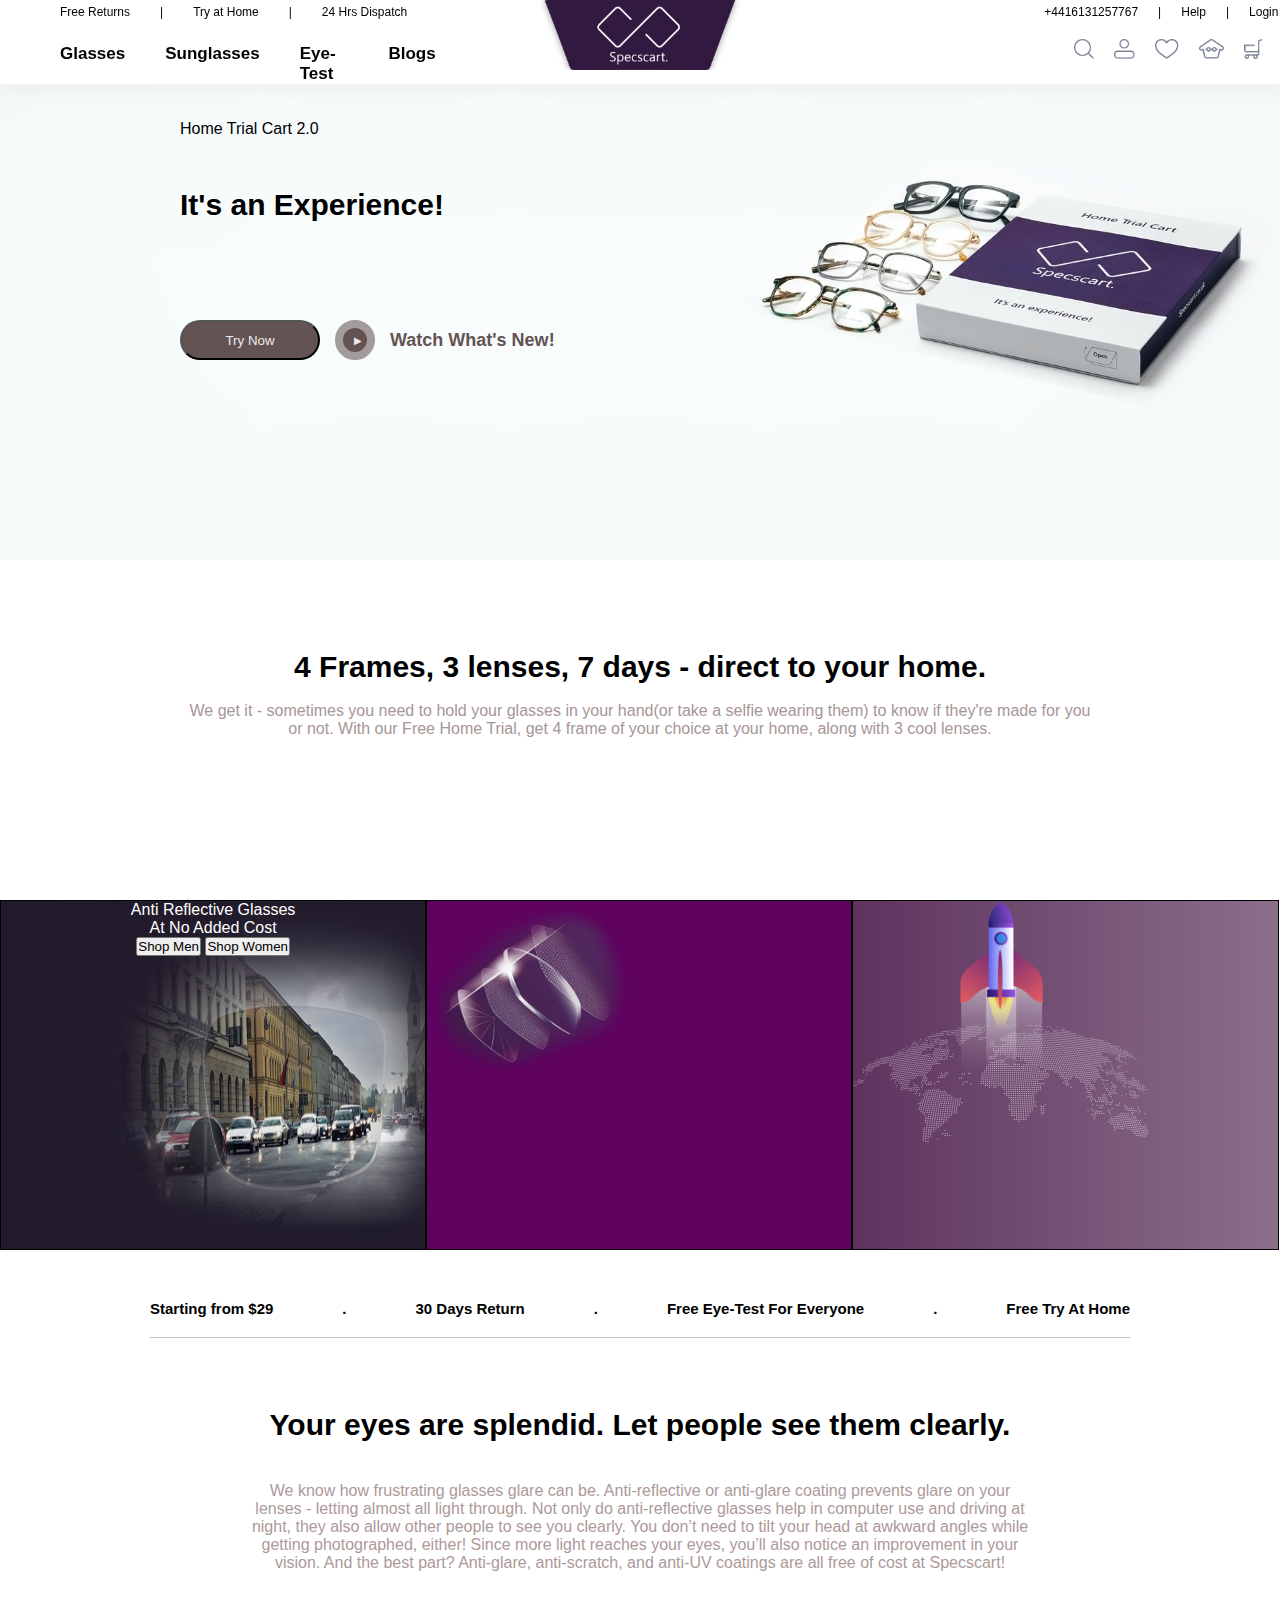
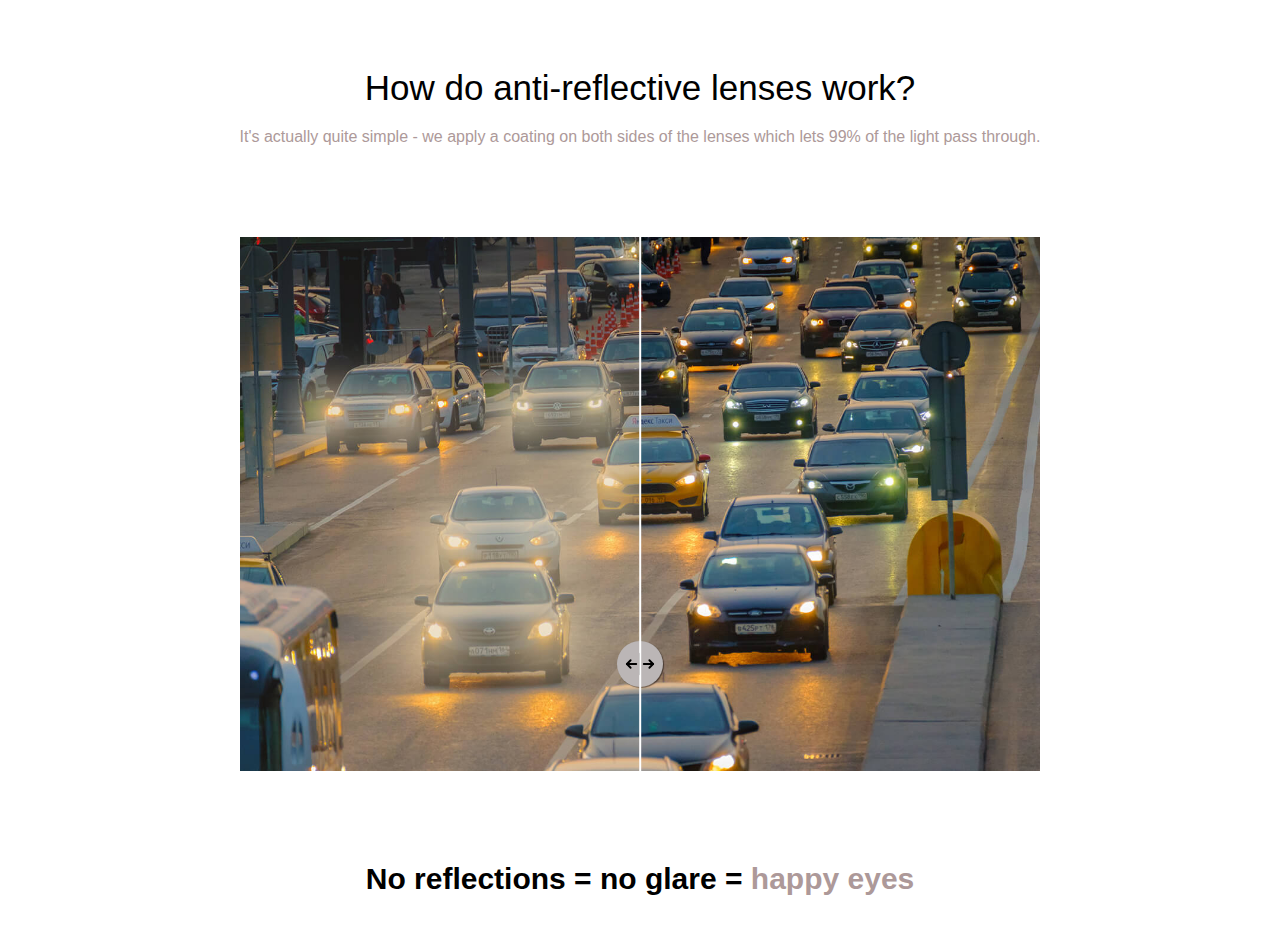
<file: Index.html>
<!DOCTYPE html>
<html lang="en">

<head>

    <title>Specscart</title>
    <link rel="stylesheet" href="styles/header.css">
    <link rel="stylesheet" href="styles/section1.css">
    <link rel="stylesheet" href="styles/slider.css">
    <link rel="stylesheet" href="styles/carousel.css">
    <link rel="stylesheet" href="styles/general.css">

</head>

<body>
    <div class="header">
        <div class="left-section">
            <div class="left-top">
                <span>Free Returns </span>
                <span>|</span>
                <span>Try at Home</span>
                <span>|</span>
                <span>24 Hrs Dispatch</span>
            </div>
            <div class="left-bottom">
                <span>Glasses </span>
                <span>Sunglasses</span>
                <span>Eye-Test</span>
                <span>Blogs</span>
            </div>
        </div>
        <div class="middle-section">
            <img src="Images/specscart-logo.png" alt="Logo">
        </div>
        <div class="right-section">
            <div class="right-top">
                <span>+4416131257767 </span>
                <span>|</span>
                <span>Help</span>
                <span>|</span>
                <span>Login</span>
            </div>
            <div class="right-bottom">
                <img src="Images/search.png" alt="">
                <img src="Images/profile.png" alt="">
                <img src="Images/heart.png" alt="">
                <img src="Images/home.png" alt="">
                <img src="Images/Cart.png" alt="">

            </div>
        </div>
    </div>
    <div class="section1">
        <div class="left-part">
            <span class="home-trial-text">Home Trial Cart 2.0</span>
            <div class="cart-text">
                <span class="title">It's an Experience!</span><br>
                <span class="cart-text1">Four Frames.</span>
                <span class="cart-text2">Three Lenses.</span>
                <span class="cart-text3">1Laser</span>
                <div class="button-section">
                    <button class="try-now-button">Try Now</button>
                    <div style="display: flex; align-items: center;">
                        <button class="watch-button">▶</button><span
                            style="color: rgb(99, 83, 83); font-size: 18px; font-weight: 700;">Watch What's
                            New!</span>
                    </div>
                </div>
            </div>
        </div>
        <div class="right-part">
            <!-- <div class="animation"> -->
            <img class="book" src="Images/book-with-glasses.png" alt="">
            <img class="laser" src="Images/laser.png" alt="">
            <img class="plates" src="Images/three-plates.png" alt="">
            <!-- </div> -->
        </div>
    </div>
    <div class="description">
        <span class="description-title">
            4 Frames, 3 lenses, 7 days - direct to your home.
        </span> <br><br>
        <span class="description-text">We get it - sometimes you need to hold your glasses in your hand(or take a selfie
            wearing them) to know if
            they're made for you <br> or not. With our Free Home Trial, get 4 frame of your choice at your home, along
            with 3 cool lenses.</span>
    </div>
    <div class="carousel-parent">
        <div onclick="expandCarousel('carousel1')" class="carousel1 carousel" id="carousel1">
            <img class="image1" src="Images/image1.jpg" alt="">
            <div class="carousel-content1">
                <!-- <i class="arrow right"></i> -->
                <div class="carousel1-text">
                    <span>Anti Reflective Glasses</span>
                    <span>At No Added Cost</span>
                </div>
                <div class="carousel1-button">
                    <button>Shop Men</button>
                    <button>Shop Women</button>
                </div>
            </div>
        </div>
        <div onclick="expandCarousel('carousel2')" class="carousel2 carousel" id="carousel2">
            <img class="image2" src="Images/Image2.png" alt="">
        </div>
        <div onclick="expandCarousel('carousel3')" class="carousel3 carousel" id="carousel3">
            <img class="image3" src="Images/image3.png" alt="">
        </div>
    </div>
    <div class="after-carousel">
        <span>Starting from $29</span>
        <span>.</span>
        <span>30 Days Return</span>
        <span>.</span>
        <span>Free Eye-Test For Everyone</span>
        <span>.</span>
        <span>Free Try At Home</span>
    </div>

    <div class="section2-description">
        <span class="section2-span1">Your eyes are splendid. Let people see them clearly.</span>
        <span class="section2-span2">We know how frustrating glasses glare can be. Anti-reflective or anti-glare coating
            prevents glare on your lenses - letting almost all light through. Not only do anti-reflective glasses help
            in computer use and driving at night, they also allow other people to see you clearly. You don’t need to
            tilt your head at awkward angles while getting photographed, either! Since more light reaches your eyes,
            you’ll also notice an improvement in your vision. And the best part? Anti-glare, anti-scratch, and anti-UV
            coatings are all free of cost at Specscart!</span>
    </div>


    <div>
        <main>
            <div class="container-text">
                <span class="container-text1">How do anti-reflective lenses work?</span>
                <span class="container-text2">It's actually quite simple - we apply a coating on both sides of the
                    lenses which lets 99% of the
                    light pass through.</span>

            </div>
            <div class="container">
                <div class="image-container">
                    <img class="image-before slider-image" src="Images/blurImage.jpg" alt="color photo" />
                    <img class="image-after slider-image" src="Images/normalImage.jpg" alt="black and white" />
                </div>
                <!-- step="10" -->
                <input type="range" min="0" max="100" value="50" aria-label="Percentage of before photo shown"
                    class="slider" />
                <div class="slider-line" aria-hidden="true"></div>
                <div class="slider-button" aria-hidden="true">
                    <svg xmlns="http://www.w3.org/2000/svg" width="30" height="30" fill="currentColor"
                        viewBox="0 0 256 256">
                        <rect width="256" height="256" fill="none"></rect>
                        <line x1="128" y1="40" x2="128" y2="216" fill="none" stroke="currentColor"
                            stroke-linecap="round" stroke-linejoin="round" stroke-width="16"></line>
                        <line x1="96" y1="128" x2="16" y2="128" fill="none" stroke="currentColor" stroke-linecap="round"
                            stroke-linejoin="round" stroke-width="16"></line>
                        <polyline points="48 160 16 128 48 96" fill="none" stroke="currentColor" stroke-linecap="round"
                            stroke-linejoin="round" stroke-width="16"></polyline>
                        <line x1="160" y1="128" x2="240" y2="128" fill="none" stroke="currentColor"
                            stroke-linecap="round" stroke-linejoin="round" stroke-width="16"></line>
                        <polyline points="208 96 240 128 208 160" fill="none" stroke="currentColor"
                            stroke-linecap="round" stroke-linejoin="round" stroke-width="16"></polyline>
                    </svg>
                </div>

            </div>
            <span class="container-text3">No reflections = no glare = <span style="color: rgb(173, 153, 153);">happy
                    eyes</span></span>
        </main>
    </div>
    <!-- const buttons = <button>Add</button> -->


    <!-- <---------------------------------Carousel Code----------------------------------------- -->


</body>
<script>
    const container = document.querySelector('.container');
    document.querySelector('.slider').addEventListener('input', (e) => {
        container.style.setProperty('--position', `${e.target.value}%`);
    })

    //<---------------------------------Carousel Code------------------------------------------>
    const expandCarousel = (targettedCarousel) => {
        const carouselCheck = document.getElementById(targettedCarousel)
        const expandCarousel = document.querySelector(".carouselexpand")
        carouselCheck.classList.add("carouselexpand")
        if (expandCarousel) {
            expandCarousel.classList.remove("carouselexpand")
        }
        carouselCheck.appendChild()
    }


</script>

</html>
</file>
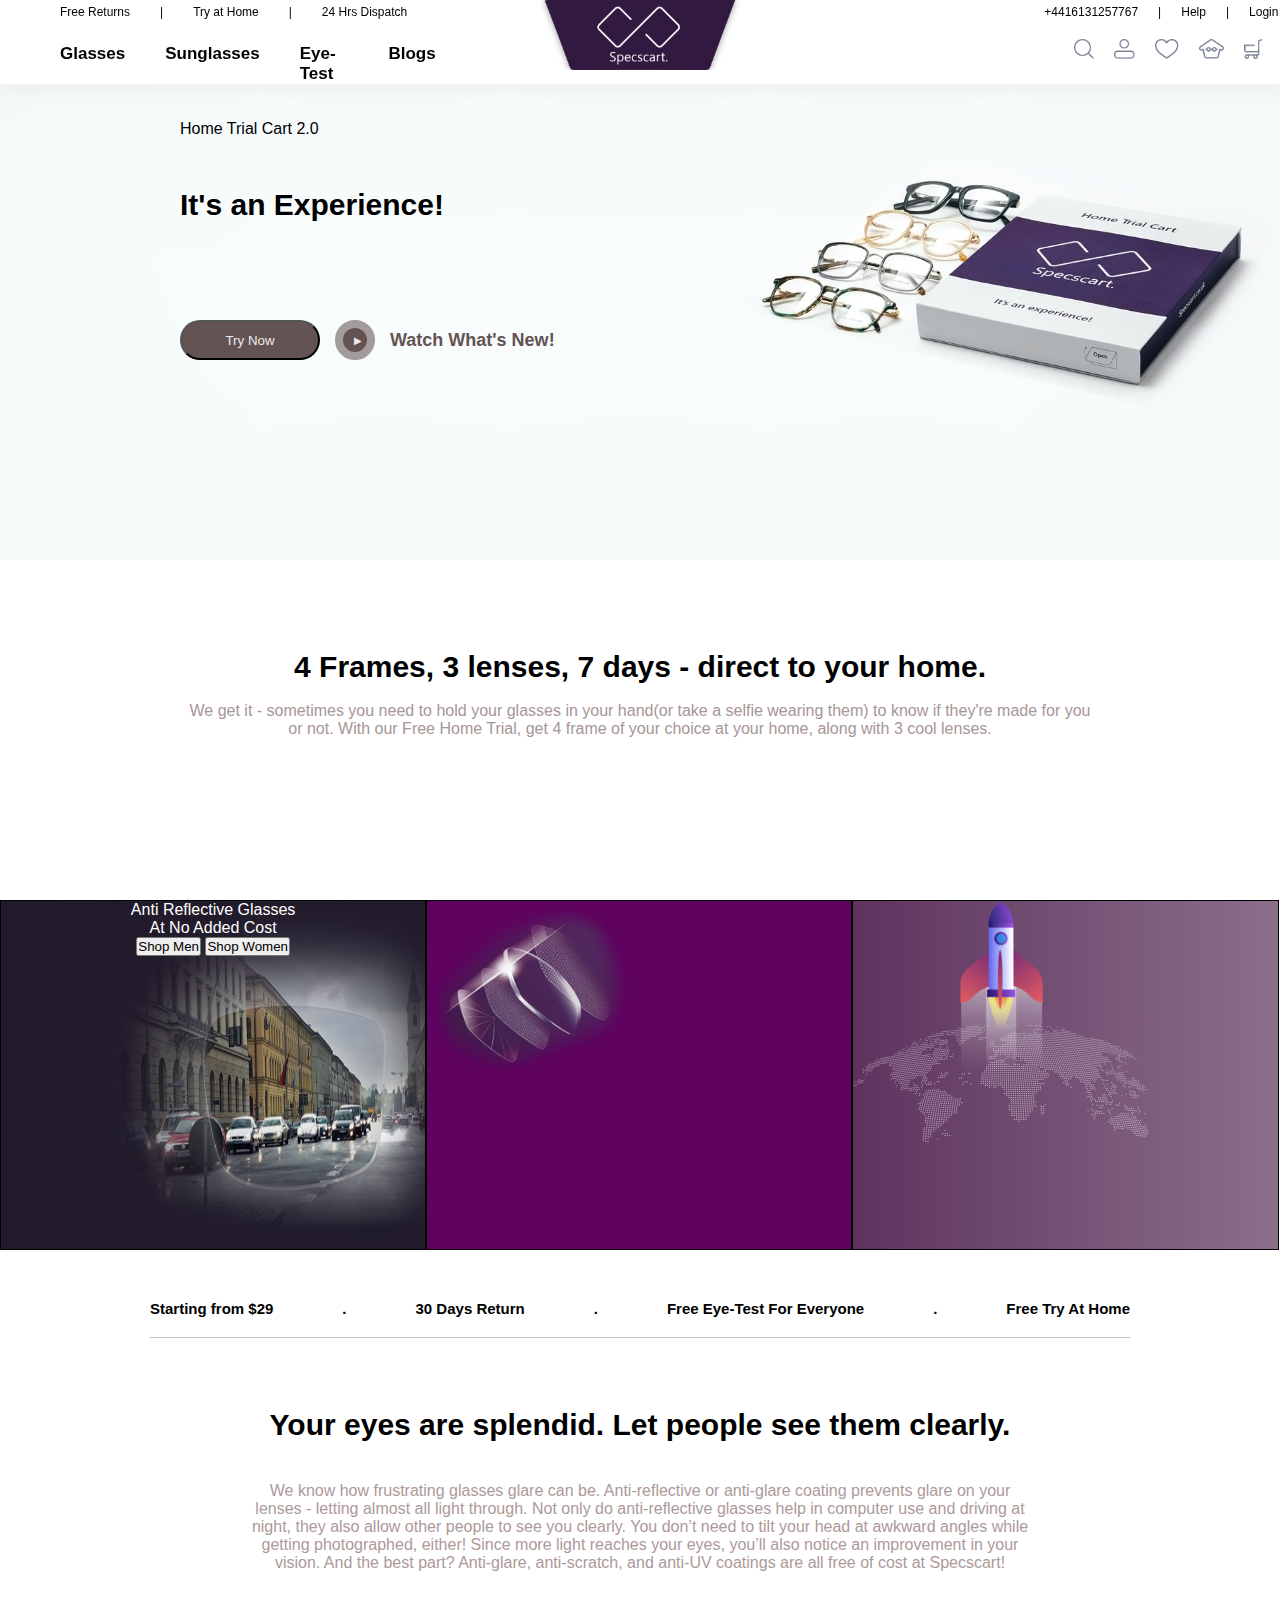
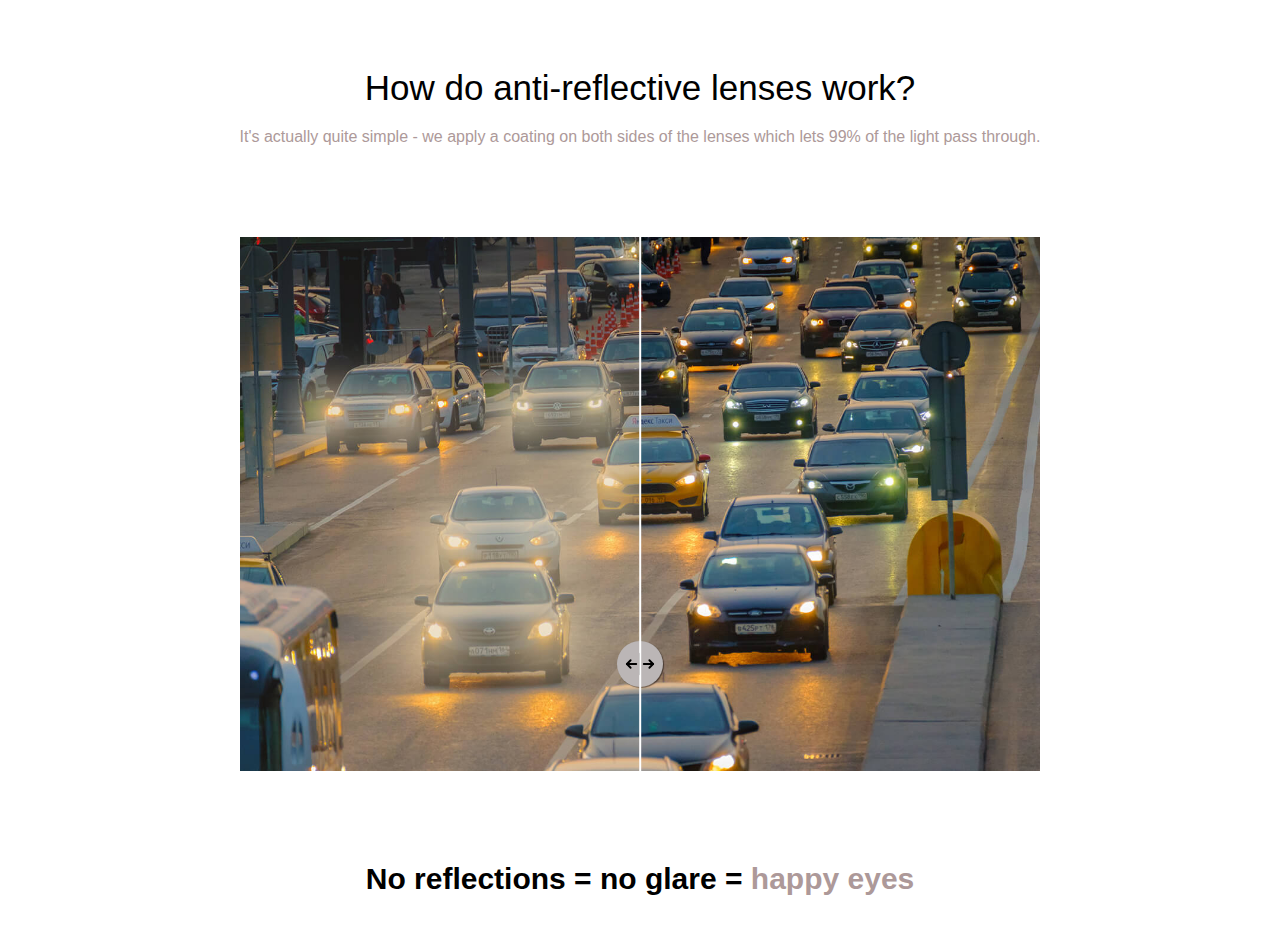
<file: index.html>
<!DOCTYPE html>
<html lang="en">

<head>

    <title>Specscart</title>
    <link rel="stylesheet" href="styles/header.css">
    <link rel="stylesheet" href="styles/section1.css">
    <link rel="stylesheet" href="styles/slider.css">
    <link rel="stylesheet" href="styles/carousel.css">
    <link rel="stylesheet" href="styles/general.css">

</head>

<body>
    <div class="header">
        <div class="left-section">
            <div class="left-top">
                <span>Free Returns </span>
                <span>|</span>
                <span>Try at Home</span>
                <span>|</span>
                <span>24 Hrs Dispatch</span>
            </div>
            <div class="left-bottom">
                <span>Glasses </span>
                <span>Sunglasses</span>
                <span>Eye-Test</span>
                <span>Blogs</span>
            </div>
        </div>
        <div class="middle-section">
            <img src="Images/specscart-logo.png" alt="Logo">
        </div>
        <div class="right-section">
            <div class="right-top">
                <span>+4416131257767 </span>
                <span>|</span>
                <span>Help</span>
                <span>|</span>
                <span>Login</span>
            </div>
            <div class="right-bottom">
                <img src="Images/search.png" alt="">
                <img src="Images/profile.png" alt="">
                <img src="Images/heart.png" alt="">
                <img src="Images/home.png" alt="">
                <img src="Images/Cart.png" alt="">

            </div>
        </div>
    </div>
    <div class="section1">
        <div class="left-part">
            <span class="home-trial-text">Home Trial Cart 2.0</span>
            <div class="cart-text">
                <span class="title">It's an Experience!</span><br>
                <span class="cart-text1">Four Frames.</span>
                <span class="cart-text2">Three Lenses.</span>
                <span class="cart-text3">1Laser</span>
                <div class="button-section">
                    <button class="try-now-button">Try Now</button>
                    <div style="display: flex; align-items: center;">
                        <button class="watch-button">▶</button><span
                            style="color: rgb(99, 83, 83); font-size: 18px; font-weight: 700;">Watch What's
                            New!</span>
                    </div>
                </div>
            </div>
        </div>
        <div class="right-part">
            <!-- <div class="animation"> -->
            <img class="book" src="Images/book-with-glasses.png" alt="">
            <img class="laser" src="Images/laser.png" alt="">
            <img class="plates" src="Images/three-plates.png" alt="">
            <!-- </div> -->
        </div>
    </div>
    <div class="description">
        <span class="description-title">
            4 Frames, 3 lenses, 7 days - direct to your home.
        </span> <br><br>
        <span class="description-text">We get it - sometimes you need to hold your glasses in your hand(or take a selfie
            wearing them) to know if
            they're made for you <br> or not. With our Free Home Trial, get 4 frame of your choice at your home, along
            with 3 cool lenses.</span>
    </div>
    <div class="carousel-parent">
        <div onclick="expandCarousel('carousel1')" class="carousel1 carousel" id="carousel1">
            <img class="image1" src="Images/image1.jpg" alt="">
            <div class="carousel-content1">
                <!-- <i class="arrow right"></i> -->
                <div class="carousel1-text">
                    <span>Anti Reflective Glasses</span>
                    <span>At No Added Cost</span>
                </div>
                <div class="carousel1-button">
                    <button>Shop Men</button>
                    <button>Shop Women</button>
                </div>
            </div>
        </div>
        <div onclick="expandCarousel('carousel2')" class="carousel2 carousel" id="carousel2">
            <img class="image2" src="Images/Image2.png" alt="">
        </div>
        <div onclick="expandCarousel('carousel3')" class="carousel3 carousel" id="carousel3">
            <img class="image3" src="Images/image3.png" alt="">
        </div>
    </div>
    <div class="after-carousel">
        <span>Starting from $29</span>
        <span>.</span>
        <span>30 Days Return</span>
        <span>.</span>
        <span>Free Eye-Test For Everyone</span>
        <span>.</span>
        <span>Free Try At Home</span>
    </div>

    <div class="section2-description">
        <span class="section2-span1">Your eyes are splendid. Let people see them clearly.</span>
        <span class="section2-span2">We know how frustrating glasses glare can be. Anti-reflective or anti-glare coating
            prevents glare on your lenses - letting almost all light through. Not only do anti-reflective glasses help
            in computer use and driving at night, they also allow other people to see you clearly. You don’t need to
            tilt your head at awkward angles while getting photographed, either! Since more light reaches your eyes,
            you’ll also notice an improvement in your vision. And the best part? Anti-glare, anti-scratch, and anti-UV
            coatings are all free of cost at Specscart!</span>
    </div>


    <div>
        <main>
            <div class="container-text">
                <span class="container-text1">How do anti-reflective lenses work?</span>
                <span class="container-text2">It's actually quite simple - we apply a coating on both sides of the
                    lenses which lets 99% of the
                    light pass through.</span>

            </div>
            <div class="container">
                <div class="image-container">
                    <img class="image-before slider-image" src="Images/blurImage.jpg" alt="color photo" />
                    <img class="image-after slider-image" src="Images/normalImage.jpg" alt="black and white" />
                </div>
                <!-- step="10" -->
                <input type="range" min="0" max="100" value="50" aria-label="Percentage of before photo shown"
                    class="slider" />
                <div class="slider-line" aria-hidden="true"></div>
                <div class="slider-button" aria-hidden="true">
                    <svg xmlns="http://www.w3.org/2000/svg" width="30" height="30" fill="currentColor"
                        viewBox="0 0 256 256">
                        <rect width="256" height="256" fill="none"></rect>
                        <line x1="128" y1="40" x2="128" y2="216" fill="none" stroke="currentColor"
                            stroke-linecap="round" stroke-linejoin="round" stroke-width="16"></line>
                        <line x1="96" y1="128" x2="16" y2="128" fill="none" stroke="currentColor" stroke-linecap="round"
                            stroke-linejoin="round" stroke-width="16"></line>
                        <polyline points="48 160 16 128 48 96" fill="none" stroke="currentColor" stroke-linecap="round"
                            stroke-linejoin="round" stroke-width="16"></polyline>
                        <line x1="160" y1="128" x2="240" y2="128" fill="none" stroke="currentColor"
                            stroke-linecap="round" stroke-linejoin="round" stroke-width="16"></line>
                        <polyline points="208 96 240 128 208 160" fill="none" stroke="currentColor"
                            stroke-linecap="round" stroke-linejoin="round" stroke-width="16"></polyline>
                    </svg>
                </div>

            </div>
            <span class="container-text3">No reflections = no glare = <span style="color: rgb(173, 153, 153);">happy
                    eyes</span></span>
        </main>
    </div>
    <!-- const buttons = <button>Add</button> -->


    <!-- <---------------------------------Carousel Code----------------------------------------- -->


</body>
<script>
    const container = document.querySelector('.container');
    document.querySelector('.slider').addEventListener('input', (e) => {
        container.style.setProperty('--position', `${e.target.value}%`);
    })

    //<---------------------------------Carousel Code------------------------------------------>
    const expandCarousel = (targettedCarousel) => {
        const carouselCheck = document.getElementById(targettedCarousel)
        const expandCarousel = document.querySelector(".carouselexpand")
        carouselCheck.classList.add("carouselexpand")
        if (expandCarousel) {
            expandCarousel.classList.remove("carouselexpand")
        }
        carouselCheck.appendChild()
    }


</script>

</html>
</file>
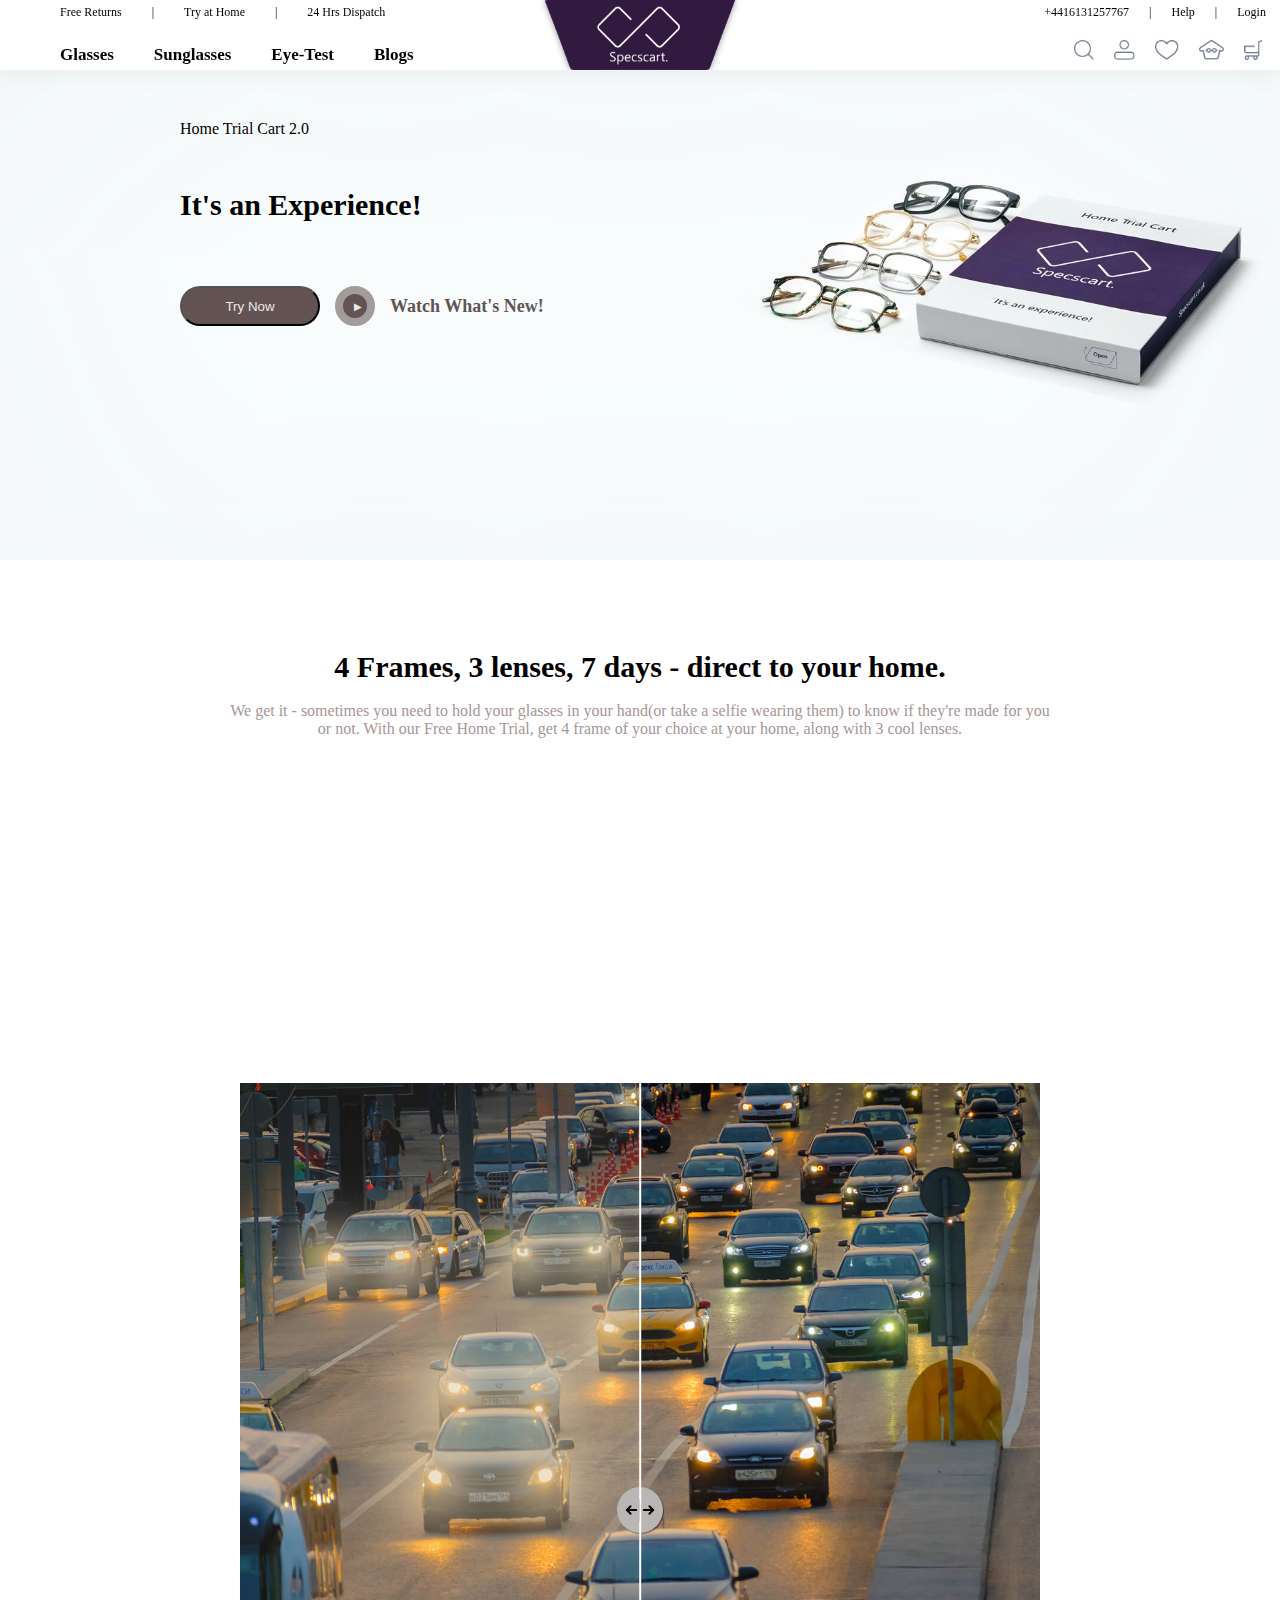
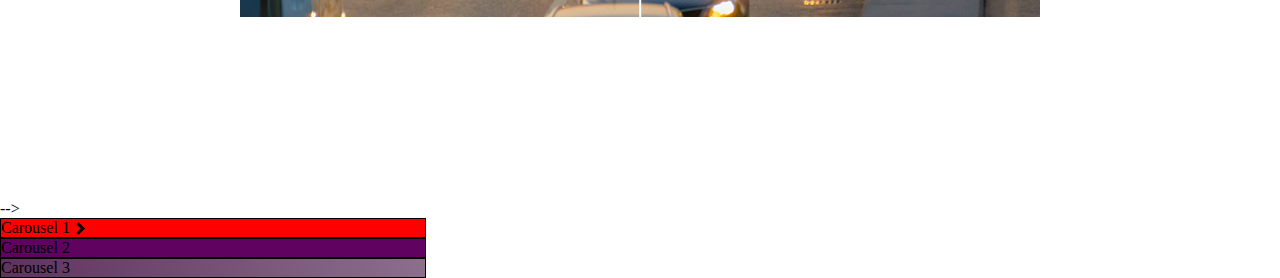
<file: Specscart.html>
<!DOCTYPE html>
<html lang="en">

<head>

    <title>Specscart</title>
    <link rel="stylesheet" href="styles/header.css">
    <link rel="stylesheet" href="styles/section1.css">
    <link rel="stylesheet" href="styles/slider.css">
    <link rel="stylesheet" href="styles/carousel.css">
</head>

<body>
    <div class="header">
        <div class="left-section">
            <div class="left-top">
                <span>Free Returns </span>
                <span>|</span>
                <span>Try at Home</span>
                <span>|</span>
                <span>24 Hrs Dispatch</span>
            </div>
            <div class="left-bottom">
                <span>Glasses </span>
                <span>Sunglasses</span>
                <span>Eye-Test</span>
                <span>Blogs</span>
            </div>
        </div>
        <div class="middle-section">
            <img src="Images/specscart-logo.png" alt="Logo">
        </div>
        <div class="right-section">
            <div class="right-top">
                <span>+4416131257767 </span>
                <span>|</span>
                <span>Help</span>
                <span>|</span>
                <span>Login</span>
            </div>
            <div class="right-bottom">
                <img src="Images/search.png" alt="">
                <img src="Images/profile.png" alt="">
                <img src="Images/heart.png" alt="">
                <img src="Images/home.png" alt="">
                <img src="Images/Cart.png" alt="">

            </div>
        </div>
    </div>
    <div class="section1">
        <div class="left-part">
            <span class="home-trial-text">Home Trial Cart 2.0</span>
            <div class="cart-text">
                <span class="title">It's an Experience!</span><br>
                <span class="cart-text1">Four Frames.</span>
                <span class="cart-text2">Three Lenses.</span>
                <span class="cart-text3">1Laser</span>
                <div class="button-section">
                    <button class="try-now-button">Try Now</button>
                    <div style="display: flex; align-items: center;">
                        <button class="watch-button">▶</button><span
                            style="color: rgb(99, 83, 83); font-size: 18px; font-weight: 700;">Watch What's
                            New!</span>
                    </div>
                </div>
            </div>
        </div>
        <div class="right-part">
            <div class="animation">
                <img class="book" src="Images/book-with-glasses.png" alt="">
                <img class="laser" src="Images/laser.png" alt="">
                <img class="plates" src="Images/three-plates.png" alt="">
            </div>
        </div>
    </div>
    <div class="description">
        <span class="description-title">
            4 Frames, 3 lenses, 7 days - direct to your home.
        </span> <br><br>
        <span class="description-text">We get it - sometimes you need to hold your glasses in your hand(or take a selfie
            wearing them) to know if
            they're made for you <br> or not. With our Free Home Trial, get 4 frame of your choice at your home, along
            with 3 cool lenses.</span>
    </div>


    <div>
        <main>
            <div class="container">
                <div class="image-container">
                    <img class="image-before slider-image" src="Images/blurImage.jpg" alt="color photo" />
                    <img class="image-after slider-image" src="Images/normalImage.jpg" alt="black and white" />
                </div>
                <!-- step="10" -->
                <input type="range" min="0" max="100" value="50" aria-label="Percentage of before photo shown"
                    class="slider" />
                <div class="slider-line" aria-hidden="true"></div>
                <div class="slider-button" aria-hidden="true">
                    <svg xmlns="http://www.w3.org/2000/svg" width="30" height="30" fill="currentColor"
                        viewBox="0 0 256 256">
                        <rect width="256" height="256" fill="none"></rect>
                        <line x1="128" y1="40" x2="128" y2="216" fill="none" stroke="currentColor"
                            stroke-linecap="round" stroke-linejoin="round" stroke-width="16"></line>
                        <line x1="96" y1="128" x2="16" y2="128" fill="none" stroke="currentColor" stroke-linecap="round"
                            stroke-linejoin="round" stroke-width="16"></line>
                        <polyline points="48 160 16 128 48 96" fill="none" stroke="currentColor" stroke-linecap="round"
                            stroke-linejoin="round" stroke-width="16"></polyline>
                        <line x1="160" y1="128" x2="240" y2="128" fill="none" stroke="currentColor"
                            stroke-linecap="round" stroke-linejoin="round" stroke-width="16"></line>
                        <polyline points="208 96 240 128 208 160" fill="none" stroke="currentColor"
                            stroke-linecap="round" stroke-linejoin="round" stroke-width="16"></polyline>
                    </svg>
                </div>
            </div>

        </main>
    </div>


    <!-- <---------------------------------Carousel Code------------------------------------------> -->

    <div class="carousel">
        <div onclick="expandCarousel('carousel1')" class="carousel1" id="carousel1">Carousel 1 <i
                class="arrow right"></i></div>
        <div onclick="expandCarousel('carousel2')" class="carousel2" id="carousel2">Carousel 2</div>
        <div onclick="expandCarousel('carousel3')" class="carousel3" id="carousel3">Carousel 3</div>

    </div>

</body>
<script>
    const container = document.querySelector('.container');
    document.querySelector('.slider').addEventListener('input', (e) => {
        container.style.setProperty('--position', `${e.target.value}%`);
    })

    //<---------------------------------Carousel Code------------------------------------------>
    const expandCarousel = (targettedCarousel) => {
        const carouselCheck = document.getElementById(targettedCarousel)
        const expandCarousel = document.getElementsByClassName("carousel1ex")
        if (expandCarousel.length > 0) {
            expandCarousel[0].classList.toggle("carousel1ex")
        }
        if (carouselCheck.classList.contains("carousel1ex")) {
            carouselCheck.classList.toggle("carousel1ex")
        }
        else {
            console.log("added")
            carouselCheck.classList.toggle('carousel1ex')
        }
    }
    // carouselCheck.addEventListener("click", myFunction)

</script>

</html>
</file>
<file: styles/header.css>
.header {
  display: flex;
  justify-content: space-between;
  /* background-color: lightcoral; */
  /* margin: -10px -10px 0px -10px; */
  border-bottom: 1px solid rgb(128, 128, 128, 0.1);
  box-shadow: 0px 2px 20px rgb(128, 128, 128, 0.1);
  position: fixed;
  z-index: 100;
  width: 100%;
  background-color: white;
}
.left-section {
  /* background-color: lightblue; */
  width: 0;
  flex: 1;
  min-width: 400px;
}
.left-top {
  display: flex;
  padding: 5px 60px 20px 60px;
}
.left-top span {
  padding-right: 30px;
  font-size: 12px;
}
.left-bottom {
  display: flex;
  padding: 5px 60px 0px 60px;
}

.left-bottom span {
  padding-right: 40px;
  font-size: 17px;
  font-weight: 700;
}
.middle-section {
  /* background-color: lightpink; */
}
.middle-section > img {
  height: 70px;
  flex: 1;
}
.right-section {
  /* background-color: lightblue; */
  flex: 1;
  min-width: 500px;
  width: 0;
  /* border: 1px solid; */
}
.right-top {
  display: flex;
  padding: 5px 10px 20px 300px;
}
.right-top span {
  padding-right: 20px;
  font-size: 12px;
}
.right-bottom {
  display: flex;
  padding-left: 330px;
}
.right-bottom img {
  height: 20px;
  padding-right: 20px;
}
</file>
<file: styles/section1.css>
.section1 {
  position: relative;
  display: flex;
  background-color: rgb(248, 252, 253);
  box-shadow: inset 0px 0.1px 1000px 1px rgb(240, 245, 245);
  /* background-color: blueviolet; */
  height: 500px;
  width: 100%;
  top: 60px;
  /* overflow-x: auto; */
  /* border: 1px solid; */
}
.left-part {
  /* position: absolute; */
  /* border: 1px solid; */
  display: flex;
  flex-direction: column;
  height: 100%;
  margin-top: 0;
  width: 50%;
  padding: 60px 0px 100px 100px;
  /* background-color: rgb(249, 253, 254); */
}
.home-trial-text {
  margin-left: 80px;
}
.cart-text {
  margin-top: 50px;
  margin-left: 80px;
}
.title {
  font-size: 30px;
  font-weight: 700;
}

.cart-text1 {
  animation: 1s fade-in;
  animation-fill-mode: forwards;
  visibility: hidden;
  font-weight: 700;
  font-size: 30px;
}
.cart-text2 {
  animation: 2s fade-in;
  animation-fill-mode: forwards;
  animation-delay: 1s;
  visibility: hidden;
  font-weight: 700;
  font-size: 30px;
}
.cart-text3 {
  animation: 4s fade-in;
  animation-fill-mode: forwards;
  animation-delay: 1.5s;
  visibility: hidden;
  font-weight: 700;
  font-size: 30px;
}
.button-section {
  margin-top: 30px;
  display: flex;
}
.try-now-button {
  height: 40px;
  width: 140px;
  border-radius: 25px;
  background-color: rgb(99, 83, 83);
  color: rgb(237, 233, 233);
  margin-right: 15px;
}
.watch-button {
  display: flex;
  justify-content: center;
  align-items: center;
  background-color: rgb(99, 83, 83);
  color: rgb(237, 233, 233);
  height: 40px;
  width: 40px;
  border: 8px solid rgb(164, 156, 156);
  border-radius: 25px;
  margin-right: 15px;
  font-size: 10px;
  padding-left: 5px;
}
@keyframes fade-in {
  80% {
    visibility: hidden;
    opacity: 0%;
    color: white;
  }
  100% {
    visibility: visible;
    opacity: 100%;
    color: black;
  }
}

.right-part {
  /* position: absolute; */
  /* border: 1px solid; */
  position: relative;
  height: 100%;
  display: flex;
  width: 49%;
  flex-direction: column;
  padding: 150px 0px 100px 100px;
  /* background-color: rgba(13, 160, 197, 0.712); */
  /* height: 230px; */
}

.book {
  position: absolute;
  height: 250px;
  top: 20%;
  animation: 2s top-to-bottom;
  animation-timing-function: cubic-bezier(5, 5, 5, 5);
}
.plates {
  position: absolute;
  height: 151px;
  top: 51%;
  z-index: -1;
  right: 41%;
  animation: 2s bottom-to-top;
  animation-delay: 2s;
  animation-fill-mode: forwards;
  animation-timing-function: cubic-bezier(5, 5, 5, 5);
}
.laser {
  position: absolute;
  height: 155px;
  left: -1000px;
  top: 24%;
  animation: 2s right-to-left;
  animation-fill-mode: forwards;
  animation-delay: 4s;
  animation-timing-function: cubic-bezier(5, 5, 5, 5);
}

@keyframes top-to-bottom {
  from {
    top: -5000px;
  }
}

@keyframes bottom-to-top {
  from {
    top: 1000px;
    z-index: -1;
  }
  to {
    top: 51%;
    z-index: 1;
  }
}
@keyframes right-to-left {
  from {
    left: -1000px;
  }
  to {
    left: -5px;
  }
}

.description {
  /* border: 1px solid; */
  margin-top: 150px;
  z-index: 100;
  text-align: center;
  height: 250px;
}
.description-title {
  /* border: 1px solid; */
  font-size: 30px;
  font-weight: 700;
  padding-bottom: 25px;
}
.description-text {
  color: rgb(166, 150, 150);
}
</file>
<file: styles/slider.css>
*,
*::after,
*::before {
  margin: 0;
  padding: 0;
  box-sizing: border-box;
}

.video-container {
  margin: 2rem;
  max-height: 300px;
}

img {
  display: block;
  max-width: 100%;
}

main {
  display: grid;
  place-items: center;
  min-height: 100vh;
}

.container {
  display: grid;
  place-content: center;
  position: relative;
  overflow: hidden;
  /* border-radius: 1rem; */
  --position: 50%;
}

.image-container {
  max-width: 800px;
  max-height: 90vh;
  aspect-ratio: 3/2;
}

.slider-image {
  width: 100%;
  height: 100%;
  object-fit: cover;
  object-position: left;
}

.image-before {
  position: absolute;
  inset: 0;
  width: var(--position);
}

.slider {
  position: absolute;
  inset: 0;
  cursor: pointer;
  opacity: 0;
  width: 100%;
  height: 100%;
}

.slider:focus-visible ~ .slider-button {
  outline: 5px solid rgb(255, 1, 1);
  outline-offset: 3px;
}

.slider-line {
  position: absolute;
  inset: 0;
  width: 0.1rem;
  height: 100%;
  background-color: #fff;
  z-index: 10;
  left: var(--position);
  transform: translateX(-50%);
  pointer-events: none;
}

.slider-button {
  position: absolute;
  background-color: #bbb6b6;
  color: black;
  padding: 0.5rem;
  border-radius: 100vw;
  display: grid;
  place-items: center;
  top: 80%;
  left: var(--position);
  transform: translate(-50%, -50%);
  pointer-events: none;
  /* z-index: 100; */
  box-shadow: 1px 1px 1px hsl(0, 50%, 2%, 0.5);
}
</file>
<file: styles/carousel.css>
.carousel-parent {
  width: 100%;
  position: relative;
  display: flex;
  height: 350px;
}
.carousel {
  position: relative;
  /* padding: 40px; */
}
.carousel1 {
  background-color: red;
  border: 1px solid black;
  width: 33.3%;
  height: 100%;
  transition: width 2s, background-color 2s;
}
.carousel-content1 {
  position: absolute;
  display: flex;
  flex-direction: column;
  justify-content: start;
  align-items: center;
  top: 0;
  width: 100%;
  height: 100%;
  /* margin: 20px; */
  color: white;
}
.carousel1-text {
  display: flex;
  justify-content: center;
  flex-direction: column;
  width: 100%;
  align-items: center;
}
.carousel1-button {
  bottom: 50px;
  left: -500px;
}
.carouselexpand .carousel-content1 {
  position: absolute;
  bottom: 50px;
  left: 20%;
}
.carouselexpand .carousel1-text {
  align-items: flex-start;
}
.image1 {
  height: 100%;
  width: 100%;
}

.carousel2 {
  background-color: rgb(96, 2, 96);
  border: 1px solid black;
  width: 33.3%;
  height: 100%;
  transition: width 2s, background-color 2s;
}
.carousel3 {
  background-image: linear-gradient(
    to right,
    rgb(94, 51, 94),
    rgb(139, 111, 139)
  );
  height: 100%;
  border: 1px solid black;
  width: 33.3%;
  transition: width 2s, background-color 2s;
}
.carouselexpand {
  width: 60%;
  height: 100%;
}

.arrow {
  border: solid black;
  border-width: 0 3px 3px 0;
  display: inline-block;
  padding: 3px;
}

.right {
  transform: rotate(-45deg);
  -webkit-transform: rotate(-45deg);
}

.left {
  transform: rotate(135deg);
  -webkit-transform: rotate(135deg);
}

.up {
  transform: rotate(-135deg);
  -webkit-transform: rotate(-135deg);
}

.down {
  transform: rotate(45deg);
  -webkit-transform: rotate(45deg);
}

/* ---------------------------------------------------------------------------- */

.after-carousel {
  border-bottom: 1px solid rgb(201, 187, 187);
  margin: 50px 150px;
  padding-bottom: 20px;
  display: flex;
  justify-content: space-between;
  font-size: 15px;
  font-weight: 600;
}
</file>
<file: styles/general.css>
body {
  margin-top: 0;
  height: 2000px;
  /* font-family: myFirstFont; */

  font-family: -apple-system, BlinkMacSystemFont, "Segoe UI", Roboto,
    "Helvetica Neue", Arial, sans-serif, "Apple Color Emoji", "Segoe UI Emoji",
    "Segoe UI Symbol";
}
/* @font-face {
  font-family: myFirstFont;
  src: url("/font/Segoe\ UI.ttf");
} */

.section2-description {
  display: flex;
  flex-direction: column;
  justify-content: center;
  align-items: center;
  padding: 20px;
}
.section2-span1 {
  font-size: 30px;
  font-weight: 600;
  margin-bottom: 20px;
}
.section2-span2 {
  display: flex;
  text-align: center;
  padding: 20px 230px 40px 230px;
  color: rgb(173, 153, 153);
}

.container-text {
  display: flex;
  flex-direction: column;
  justify-content: center;
  align-items: center;
}

.container-text1 {
  font-size: 35px;
  margin-bottom: 20px;
}
.container-text2 {
  color: rgb(173, 153, 153);
  margin-bottom: 20px;
}
.container-text3 {
  margin-top: 20px;
  font-size: 30px;
  font-weight: 600;
}
</file>
